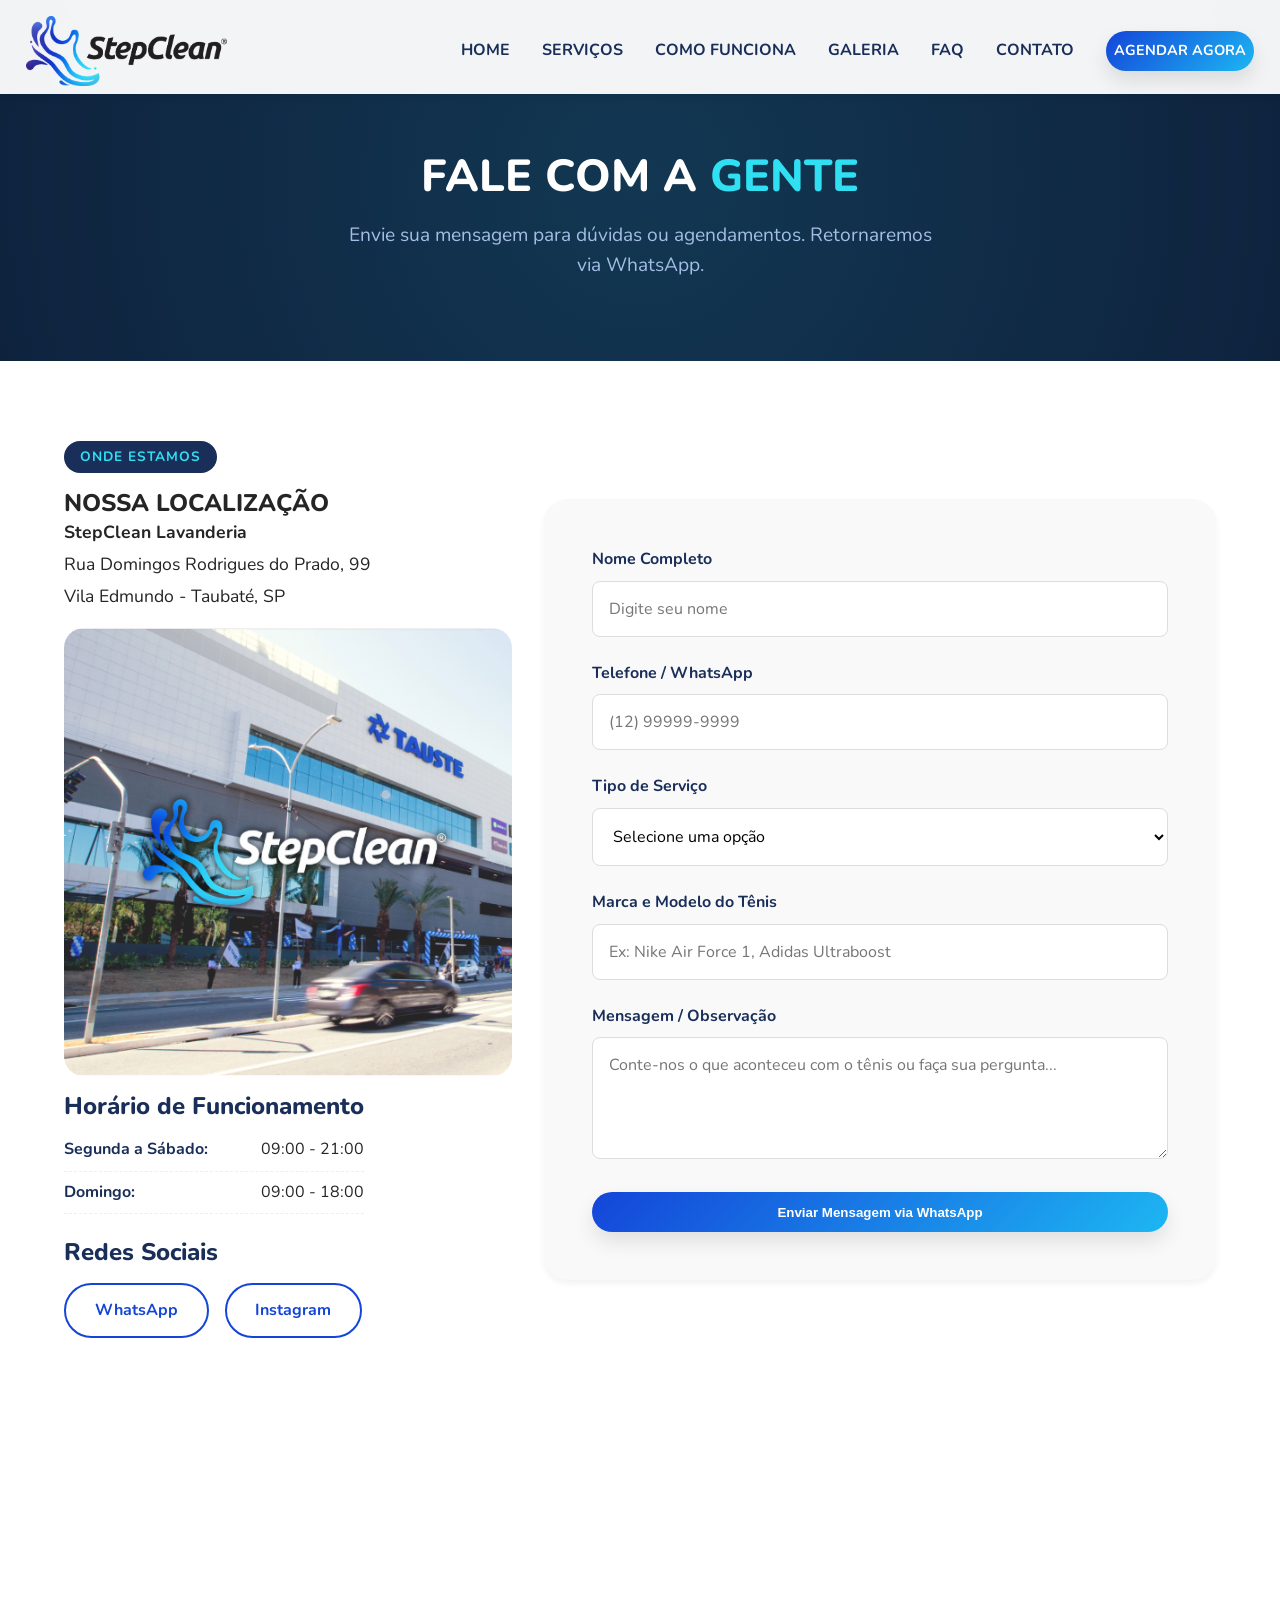
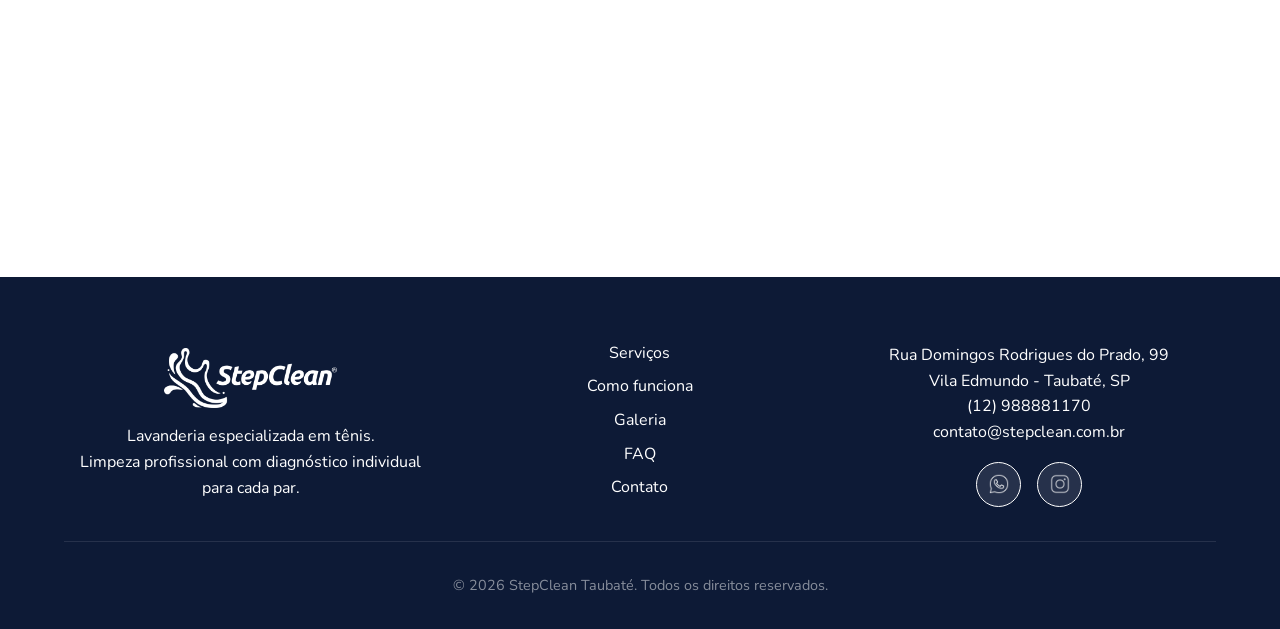
<file: contact.html>
<!DOCTYPE html>
<html lang="pt-br">

<head>
    <meta charset="UTF-8">
    <meta name="viewport" content="width=device-width, initial-scale=1.0">
    <title>Contato | StepClean</title>
    <link rel="preconnect" href="https://fonts.googleapis.com">
    <link rel="preconnect" href="https://fonts.gstatic.com" crossorigin>
    <link href="https://fonts.googleapis.com/css2?family=Nunito:ital,wght@0,200..1000;1,200..1000&display=swap"
        rel="stylesheet">
    <link rel="stylesheet" href="style.css">
    <link rel="shortcut icon" href="./assets/favicon-32x32.png" type="image/x-icon">
    <script src="./components.js"></script>
    <script src="script.js" defer></script>
</head>

<body>
    <main>
        <section class="page-hero">
            <h1>FALE COM A <span>GENTE</span></h1>
            <p>Envie sua mensagem para dúvidas ou agendamentos. Retornaremos via WhatsApp.</p>
        </section>

        <section class="contact-section">

            <div class="contact-grid">

                <div class="contact-info">
                    
                    <div class="info-block">
                        <span class="s-tag">Onde estamos</span>
                        <h2>NOSSA LOCALIZAÇÃO</h2>
                        <p class="address-text">
                            <strong>StepClean Lavanderia</strong><br>
                            Rua Domingos Rodrigues do Prado, 99<br>
                            Vila Edmundo - Taubaté, SP
                        </p>

                        <img src="./assets/step-tauste-local.png" alt="Tauste" class="img-tauste">

                    </div>

                    <div class="info-block">
                        <h3>Horário de Funcionamento</h3>
                        <ul class="hours-list">
                            <li><span>Segunda a Sábado: </span> 09:00 - 21:00</li>
                            <li><span>Domingo: </span>09:00 - 18:00</li>
                        </ul>
                    </div>

                    <div class="info-block">
                        <h3>Redes Sociais</h3>
                        <div class="social-links-contact">
                            <a href="https://api.whatsapp.com/send/?phone=5512988881170" target="_blank"
                                class="btn-outline">WhatsApp</a>
                            <a href="https://www.instagram.com/stepcleantaubate/" target="_blank"
                                class="btn-outline">Instagram</a>
                        </div>
                    </div>
                </div>

                <!-- Formulário -->
                <div class="contact-form-container">
                    <form id="contatoForm" class="styled-form">
                        <div class="form-group">
                            <label for="nome">Nome Completo</label>
                            <input type="text" id="nome" name="nome" required placeholder="Digite seu nome">
                        </div>

                        <div class="form-group">
                            <label for="telefone">Telefone / WhatsApp</label>
                            <input type="tel" id="telefone" name="telefone" required placeholder="(12) 99999-9999">
                        </div>

                        <div class="form-group">
                            <label for="servico">Tipo de Serviço</label>
                            <select id="servico" name="servico" required>
                                <option value="" disabled selected>Selecione uma opção</option>
                                <option value="Lavagem Básica">Lavagem Básica</option>
                                <option value="Limpeza Premium">Limpeza Premium</option>
                                <option value="Restauração">Restauração</option>
                                <option value="Repintura">Repintura</option>
                                <option value="Impermeabilização">Impermeabilização</option>
                                <option value="Dúvida Geral">Apenas tirar dúvida</option>
                            </select>
                        </div>

                        <div class="form-group">
                            <label for="descricao">Marca e Modelo do Tênis</label>
                            <input type="text" id="descricao" name="descricao"
                                placeholder="Ex: Nike Air Force 1, Adidas Ultraboost">
                        </div>

                        <div class="form-group">
                            <label for="mensagem">Mensagem / Observação</label>
                            <textarea id="mensagem" name="mensagem" rows="4"
                                placeholder="Conte-nos o que aconteceu com o tênis ou faça sua pergunta..."></textarea>
                        </div>

                        <button type="submit" class="btn-primary w-100" style="width: 100%;">Enviar Mensagem via
                            WhatsApp</button>
                    </form>
                </div>
            </div>
        </section>

        <!-- Map -->
        <section class="map-section">
            <iframe
                src="https://www.google.com/maps/embed?pb=!1m18!1m12!1m3!1d3674.3415174169724!2d-45.5714777!3d-23.013481!2m3!1f0!2f0!3f0!3m2!1i1024!2i768!4f13.1!3m3!1m2!1s0x94ccf90044924e9b%3A0x26524018f57cccc4!2sStepClean%20Tauste%20Taubat%C3%A9!5e0!3m2!1spt-BR!2sbr!4v1780310740795!5m2!1spt-BR!2sbr"
                width="100%" height="450" style="border:0;" allowfullscreen="" loading="lazy"
                referrerpolicy="no-referrer-when-downgrade">
            </iframe>
        </section>
    </main>
</body>

</html>
</file>
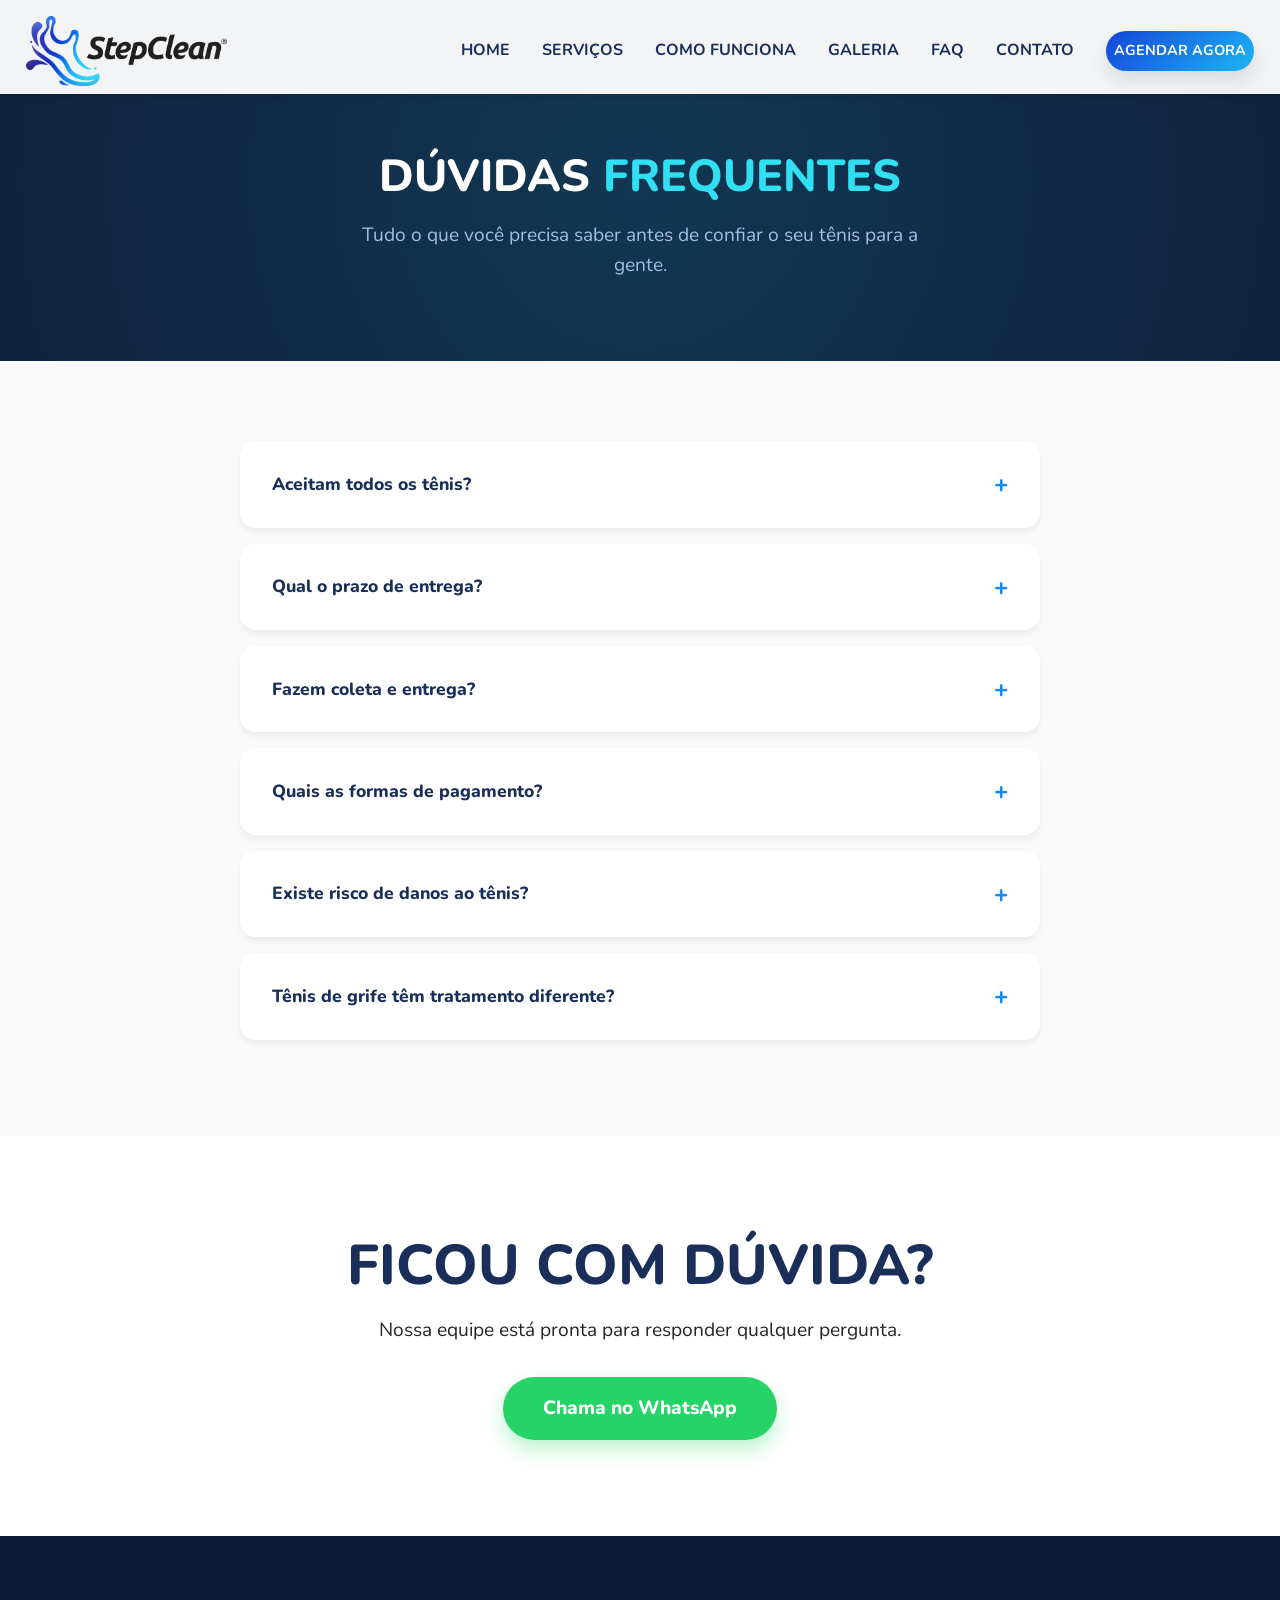
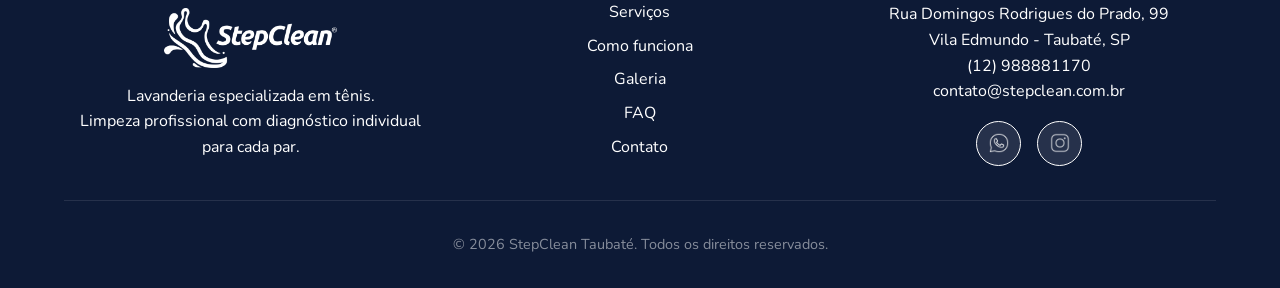
<file: faq.html>
<!DOCTYPE html>
<html lang="pt-br">
<head>
    <meta charset="UTF-8">
    <meta name="viewport" content="width=device-width, initial-scale=1.0">
    <title>FAQ | StepClean</title>
    <link rel="preconnect" href="https://fonts.googleapis.com">
    <link rel="preconnect" href="https://fonts.gstatic.com" crossorigin>
    <link href="https://fonts.googleapis.com/css2?family=Nunito:ital,wght@0,200..1000;1,200..1000&display=swap" rel="stylesheet">
    <link rel="stylesheet" href="style.css">
    <link rel="shortcut icon" href="./assets/favicon-32x32.png" type="image/x-icon">
    <script src="./components.js"></script>
    <script src="script.js" defer></script>
</head>
<body>

    <main>
        <section class="page-hero">
            <h1>DÚVIDAS <span>FREQUENTES</span></h1>
            <p>Tudo o que você precisa saber antes de confiar o seu tênis para a gente.</p>
        </section>

        <section class="faq-section">
            <div class="faq-container">
                <div class="faq-item">
                    <div class="faq-question">
                        <h3>Aceitam todos os tênis?</h3>
                        <span class="faq-icon">+</span>
                    </div>
                    <div class="faq-answer">
                        <p>Sim! Atendemos desde tênis esportivos de corrida e academia, até modelos casuais, edições limitadas e grifes. Cada material recebe o tratamento adequado.</p>
                    </div>
                </div>

                <div class="faq-item">
                    <div class="faq-question">
                        <h3>Qual o prazo de entrega?</h3>
                        <span class="faq-icon">+</span>
                    </div>
                    <div class="faq-answer">
                        <p>Para a Lavagem Básica o prazo médio é de 3 a 5 dias úteis. Para Limpeza Premium ou processos como repintura e restauração, o prazo é de 5 a 15 dias úteis dependendo da complexidade.</p>
                    </div>
                </div>

                <div class="faq-item">
                    <div class="faq-question">
                        <h3>Fazem coleta e entrega?</h3>
                        <span class="faq-icon">+</span>
                    </div>
                    <div class="faq-answer">
                        <p>Sim. Temos o serviço de leva e traz para toda a região de Taubaté. A taxa de deslocamento é calculada com base no seu endereço.</p>
                    </div>
                </div>

                <div class="faq-item">
                    <div class="faq-question">
                        <h3>Quais as formas de pagamento?</h3>
                        <span class="faq-icon">+</span>
                    </div>
                    <div class="faq-answer">
                        <p>Aceitamos Pix, Cartão de Crédito e Débito. O pagamento pode ser feito no momento da devolução do tênis ou via link de pagamento online.</p>
                    </div>
                </div>

                <div class="faq-item">
                    <div class="faq-question">
                        <h3>Existe risco de danos ao tênis?</h3>
                        <span class="faq-icon">+</span>
                    </div>
                    <div class="faq-answer">
                        <p>Não. Nosso processo começa sempre com um diagnóstico do material. Utilizamos produtos premium que limpam sem agredir, preservando as cores e texturas originais.</p>
                    </div>
                </div>

                <div class="faq-item">
                    <div class="faq-question">
                        <h3>Tênis de grife têm tratamento diferente?</h3>
                        <span class="faq-icon">+</span>
                    </div>
                    <div class="faq-answer">
                        <p>Sim. Tênis de alto valor agregado (como Balenciaga, Gucci, Off-White) ou vintage recebem um protocolo artesanal 100% manual, garantindo que detalhes delicados não sejam comprometidos.</p>
                    </div>
                </div>
            </div>
        </section>

        <section class="cta-end">
            <h2>FICOU COM DÚVIDA?</h2>
            <p>Nossa equipe está pronta para responder qualquer pergunta.</p>
            <a href="https://api.whatsapp.com/send/?phone=5512988881170" target="_blank" rel="noopener" class="btn-cta-wpp">
                Chama no WhatsApp
            </a>
        </section>
    </main>

</body>
</html>
</file>
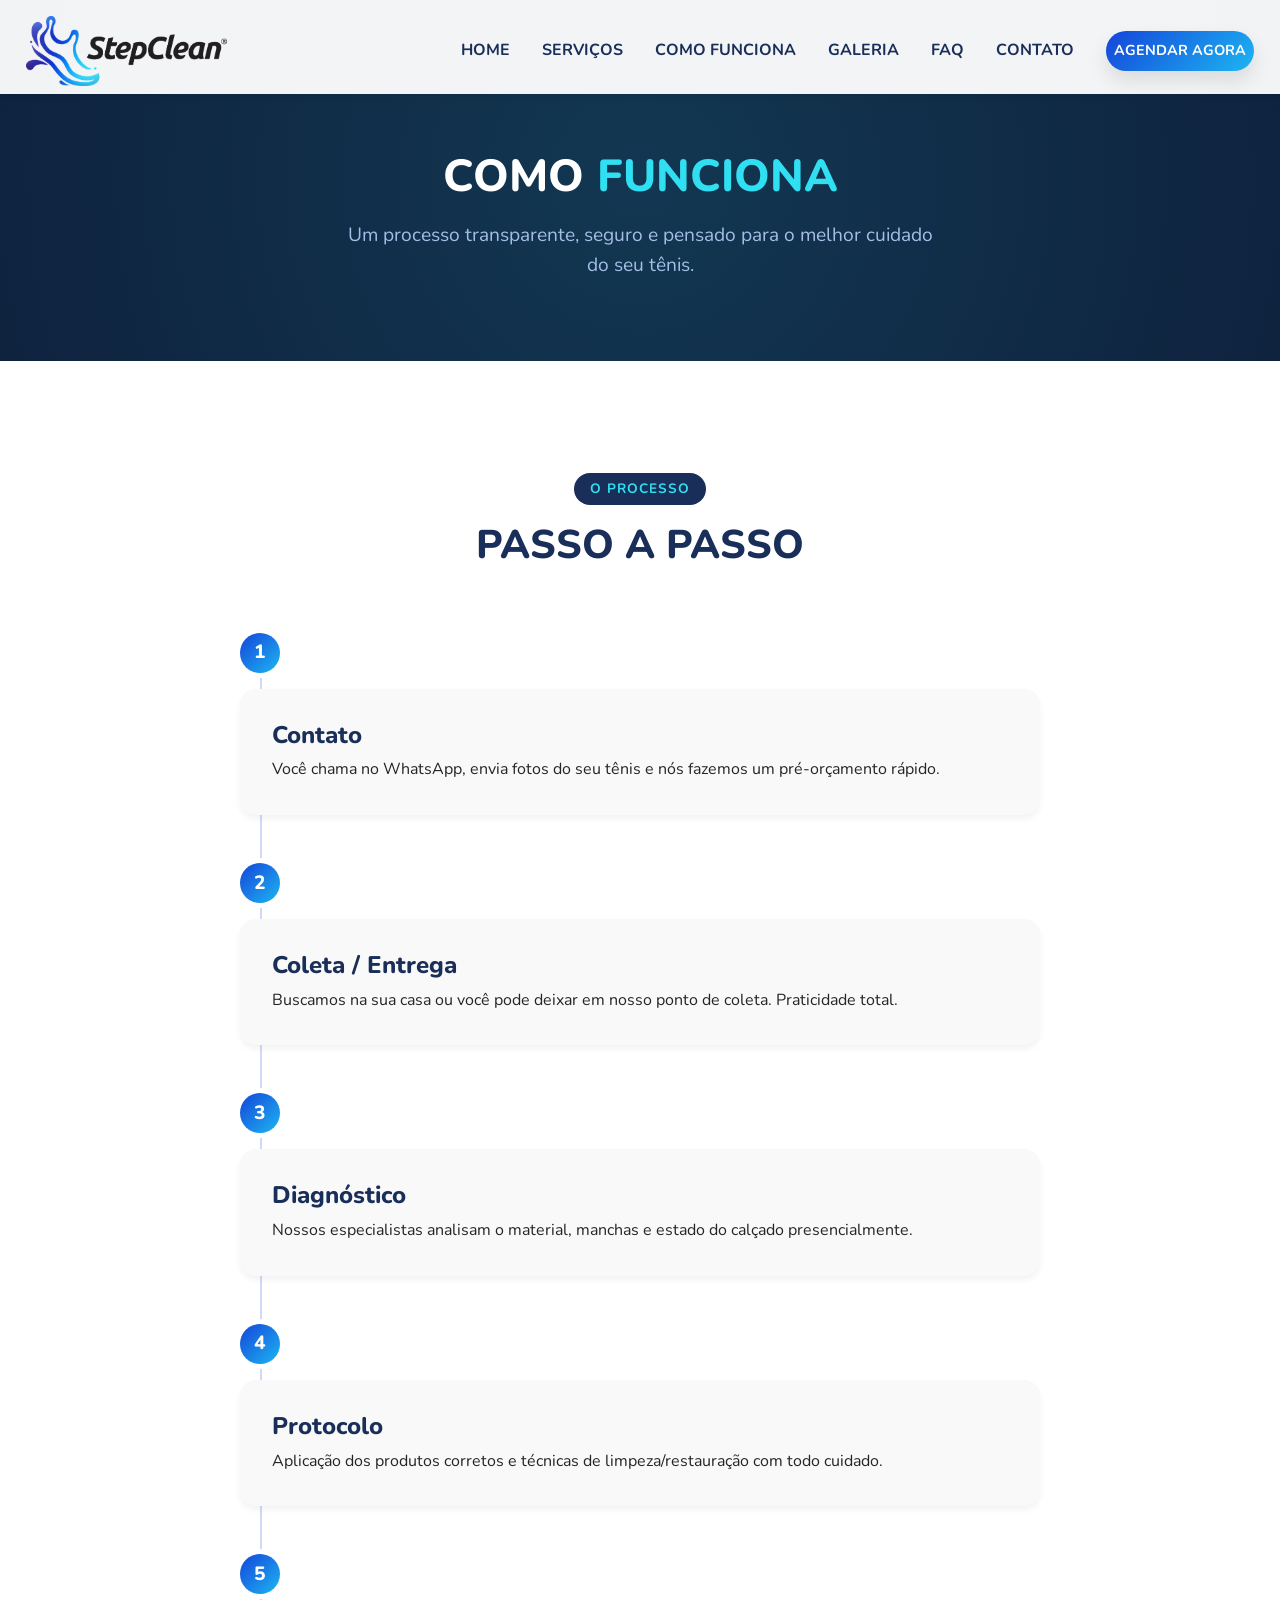
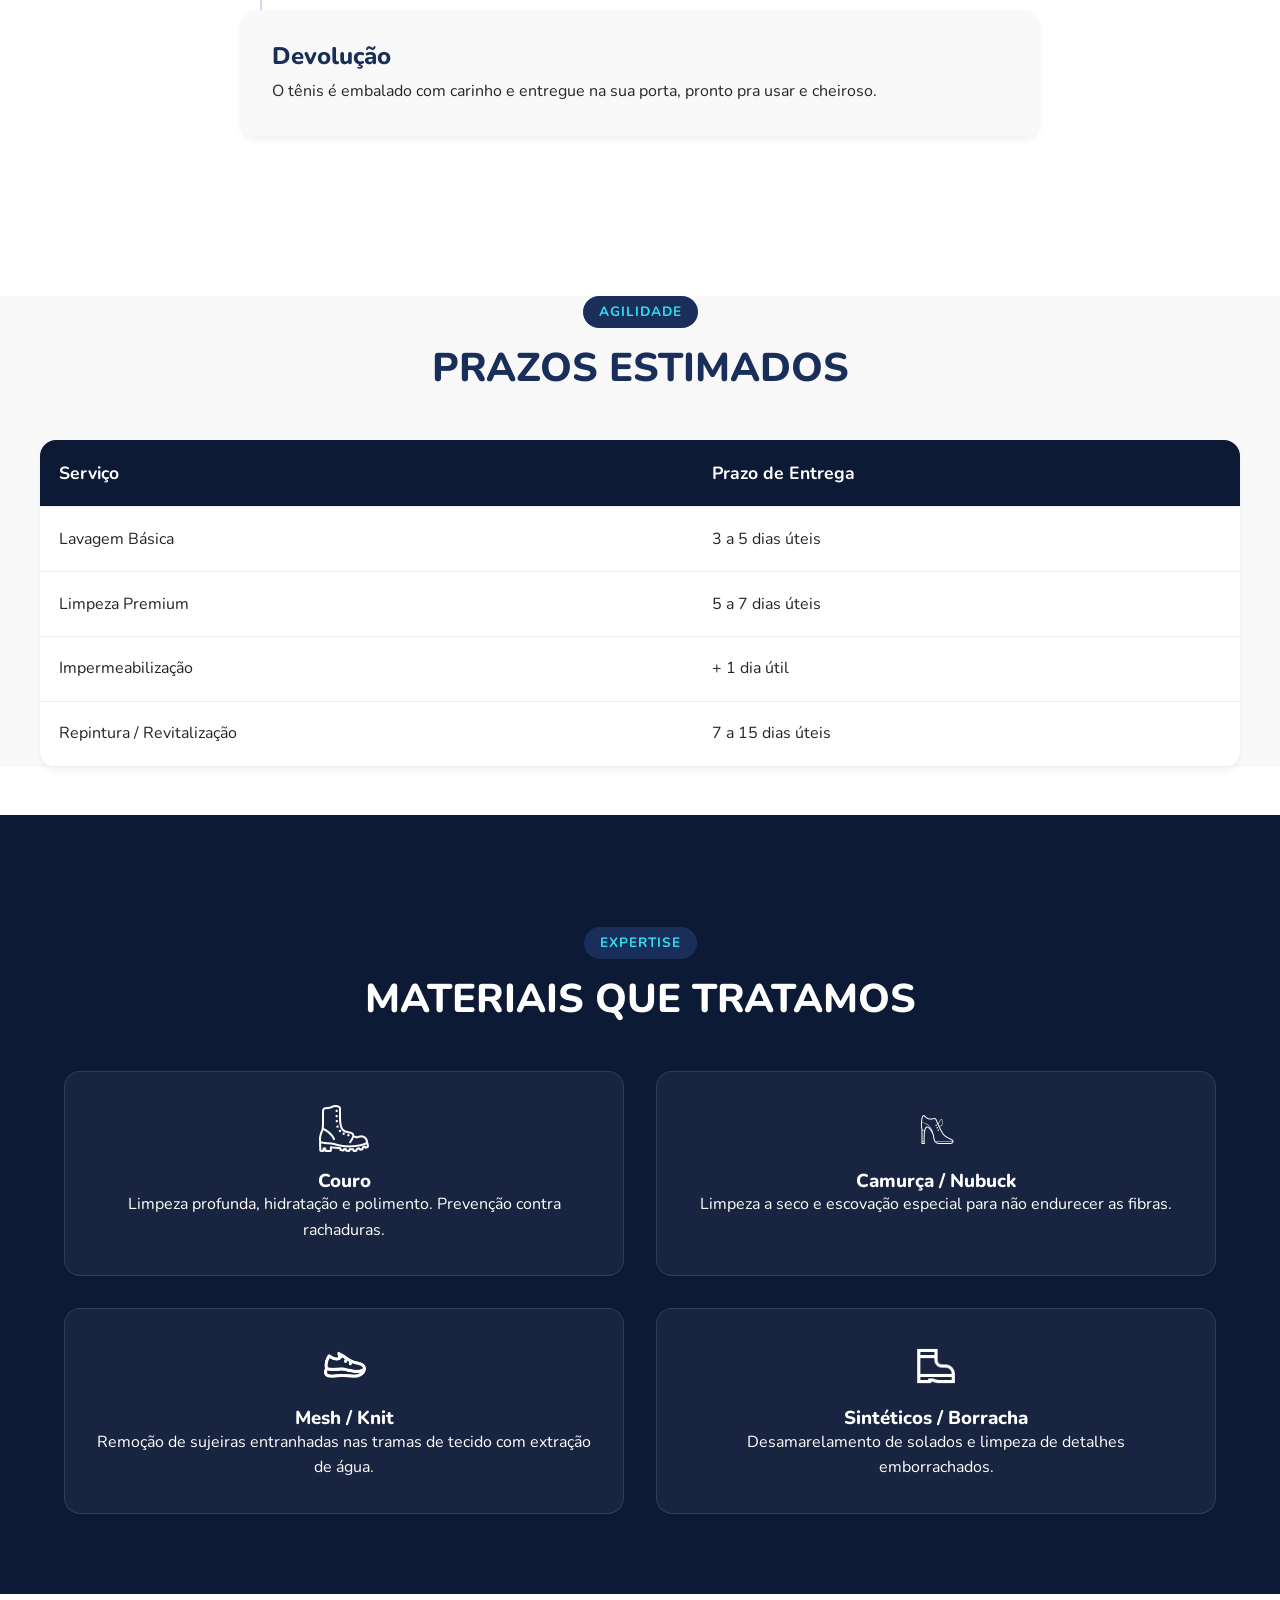
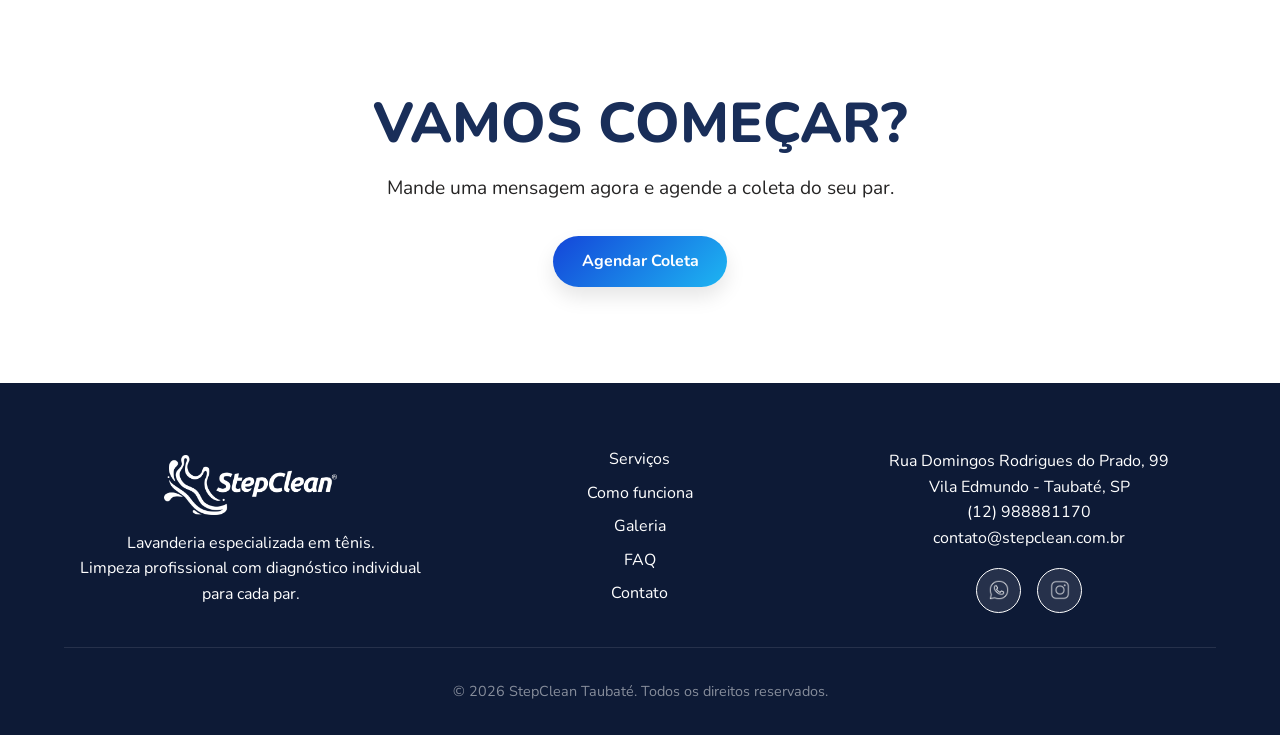
<file: how-works.html>
<!DOCTYPE html>
<html lang="pt-br">
<head>
    <meta charset="UTF-8">
    <meta name="viewport" content="width=device-width, initial-scale=1.0">
    <title>Como Funciona | StepClean</title>
    <link rel="preconnect" href="https://fonts.googleapis.com">
    <link rel="preconnect" href="https://fonts.gstatic.com" crossorigin>
    <link href="https://fonts.googleapis.com/css2?family=Nunito:ital,wght@0,200..1000;1,200..1000&display=swap" rel="stylesheet">
    <link rel="stylesheet" href="style.css">
    <link rel="shortcut icon" href="./assets/favicon-32x32.png" type="image/x-icon">
    <script src="./components.js"></script>
    <script src="script.js" defer></script>
</head>
<body>

    <main>

        <section class="page-hero">
            <h1>COMO <span>FUNCIONA</span></h1>
            <p>Um processo transparente, seguro e pensado para o melhor cuidado do seu tênis.</p>
        </section>

        <section class="timeline-section">

            <div class="center">
                <span class="s-tag">O Processo</span>
                <h2>PASSO A PASSO</h2>
            </div>
            
            <div class="timeline">
                <div class="timeline-item">
                    <div class="timeline-number">1</div>
                    <div class="timeline-content">
                        <h3>Contato</h3>
                        <p>Você chama no WhatsApp, envia fotos do seu tênis e nós fazemos um pré-orçamento rápido.</p>
                    </div>
                </div>
                
                <div class="timeline-item">
                    <div class="timeline-number">2</div>
                    <div class="timeline-content">
                        <h3>Coleta / Entrega</h3>
                        <p>Buscamos na sua casa ou você pode deixar em nosso ponto de coleta. Praticidade total.</p>
                    </div>
                </div>
                
                <div class="timeline-item">
                    <div class="timeline-number">3</div>
                    <div class="timeline-content">
                        <h3>Diagnóstico</h3>
                        <p>Nossos especialistas analisam o material, manchas e estado do calçado presencialmente.</p>
                    </div>
                </div>
                
                <div class="timeline-item">
                    <div class="timeline-number">4</div>
                    <div class="timeline-content">
                        <h3>Protocolo</h3>
                        <p>Aplicação dos produtos corretos e técnicas de limpeza/restauração com todo cuidado.</p>
                    </div>
                </div>
                
                <div class="timeline-item">
                    <div class="timeline-number">5</div>
                    <div class="timeline-content">
                        <h3>Devolução</h3>
                        <p>O tênis é embalado com carinho e entregue na sua porta, pronto pra usar e cheiroso.</p>
                    </div>
                </div>
            </div>
        </section>

        <section class="deadlines-section bg-light">
            <div class="center">
                <span class="s-tag">Agilidade</span>
                <h2>PRAZOS ESTIMADOS</h2>
            </div>
            
            <div class="table-container">
                <table class="styled-table">
                    <thead>
                        <tr>
                            <th>Serviço</th>
                            <th>Prazo de Entrega</th>
                        </tr>
                    </thead>
                    <tbody>
                        <tr>
                            <td>Lavagem Básica</td>
                            <td>3 a 5 dias úteis</td>
                        </tr>
                        <tr>
                            <td>Limpeza Premium</td>
                            <td>5 a 7 dias úteis</td>
                        </tr>
                        <tr>
                            <td>Impermeabilização</td>
                            <td>+ 1 dia útil</td>
                        </tr>
                        <tr>
                            <td>Repintura / Revitalização</td>
                            <td>7 a 15 dias úteis</td>
                        </tr>
                    </tbody>
                </table>
            </div>
        </section>

        <section class="materials-section">
            <div class="center">
                <span class="s-tag">Expertise</span>
                <h2>MATERIAIS QUE TRATAMOS</h2>
            </div>
            
            <div class="materials-grid">
                <div class="material-card">
                    <div class="material-icon">
                        <img src="./assets/icon-boot.png" alt="">
                    </div>
                    <h3>Couro</h3>
                    <p>Limpeza profunda, hidratação e polimento. Prevenção contra rachaduras.</p>
                </div>
                
                <div class="material-card">
                    <div class="material-icon">
                        <img src="./assets/icon-camu.png" alt="">
                    </div>
                    <h3>Camurça / Nubuck</h3>
                    <p>Limpeza a seco e escovação especial para não endurecer as fibras.</p>
                </div>
                
                <div class="material-card">
                    <div class="material-icon">
                        <img src="./assets/icon-mesh.png" alt="">
                    </div>
                    <h3>Mesh / Knit</h3>
                    <p>Remoção de sujeiras entranhadas nas tramas de tecido com extração de água.</p>
                </div>
                
                <div class="material-card">
                    <div class="material-icon">
                        <img src="./assets/icon-sint.png" alt="">
                    </div>
                    <h3>Sintéticos / Borracha</h3>
                    <p>Desamarelamento de solados e limpeza de detalhes emborrachados.</p>
                </div>
            </div>
        </section>

        <section class="cta-end">
            <h2>VAMOS COMEÇAR?</h2>
            <p>Mande uma mensagem agora e agende a coleta do seu par.</p>
            <a href="./contact.html" class="btn-primary">Agendar Coleta</a>
        </section>
    </main>

</body>
</html>
</file>
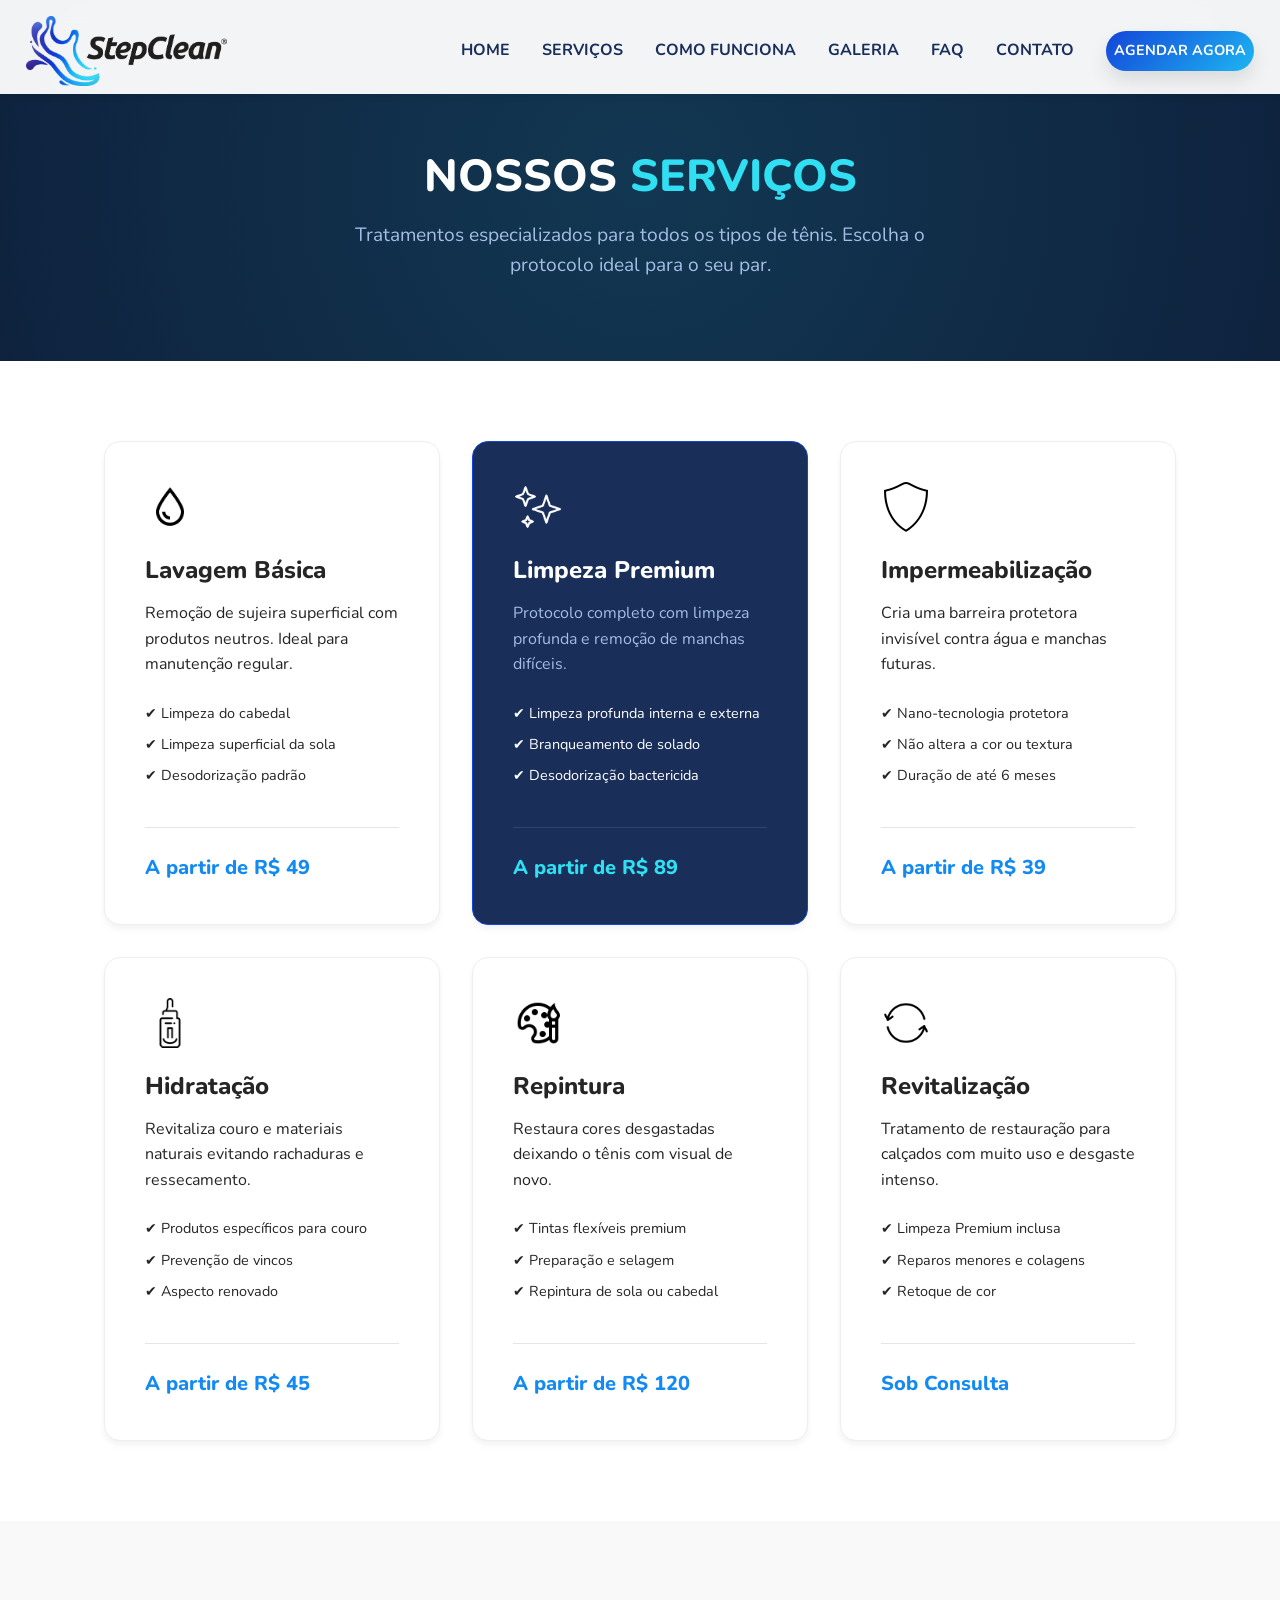
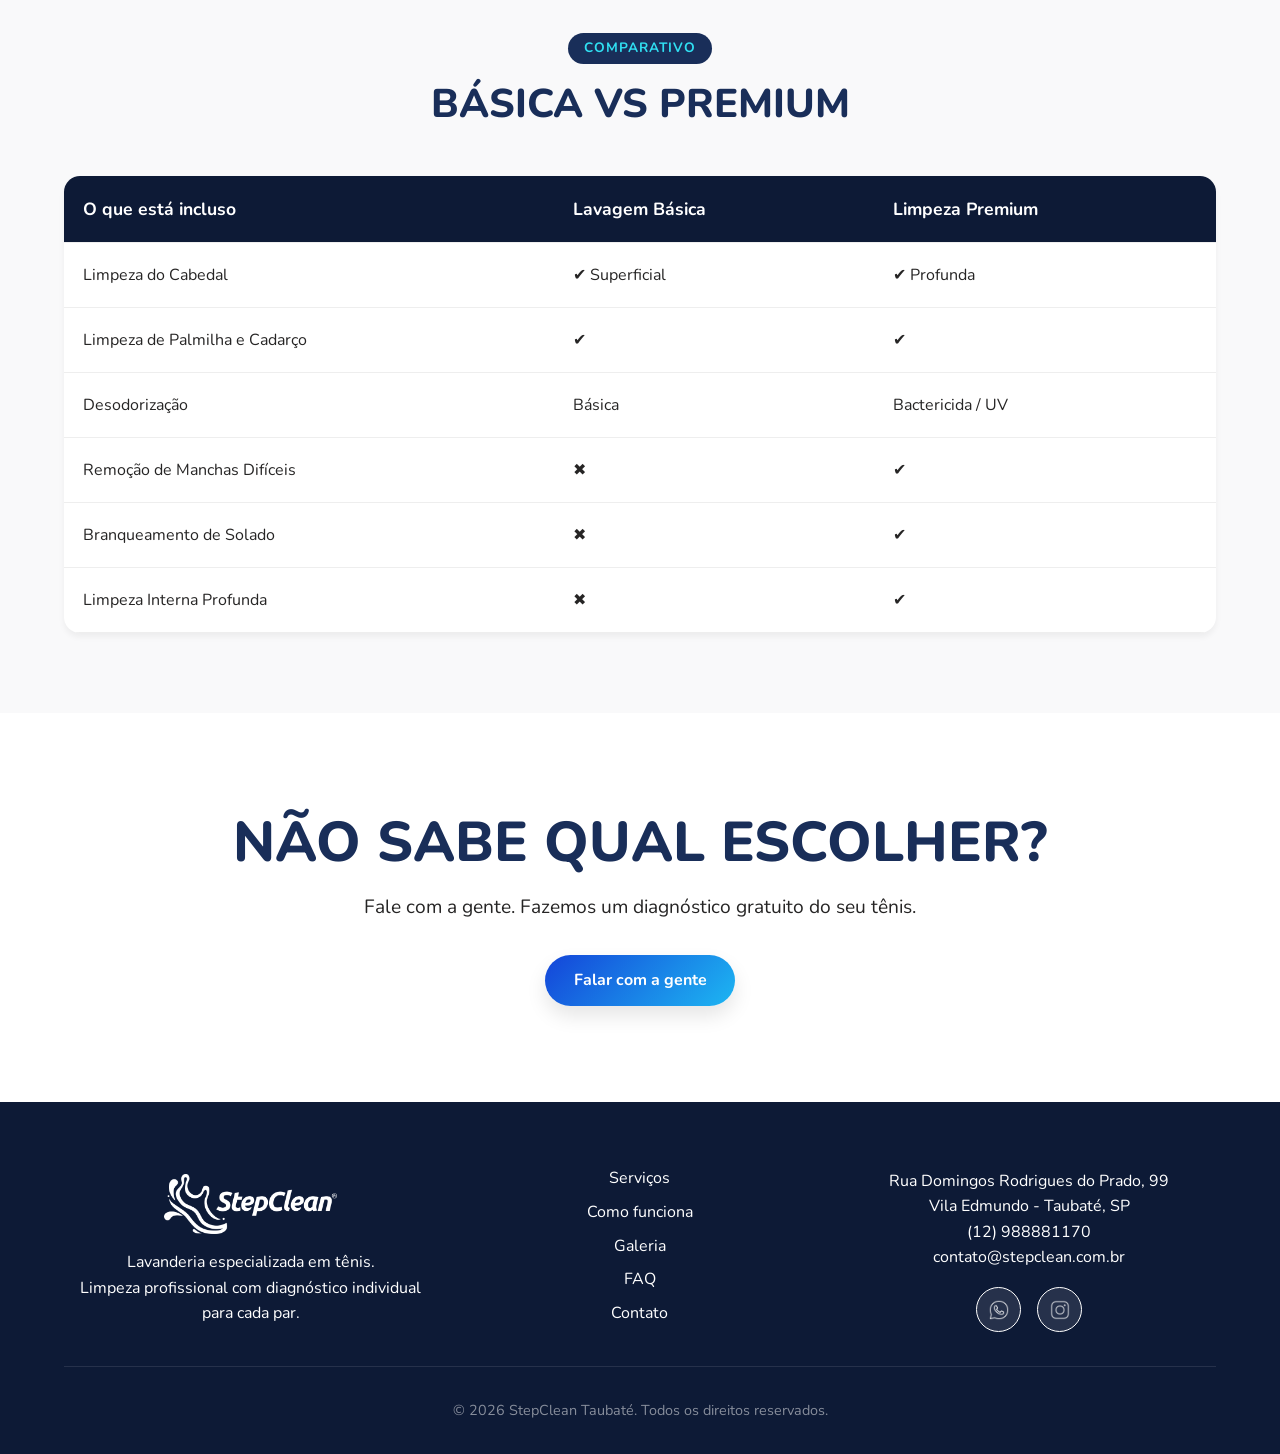
<file: services.html>
<!DOCTYPE html>
<html lang="pt-br">
<head>
    <meta charset="UTF-8">
    <meta name="viewport" content="width=device-width, initial-scale=1.0">
    <title>Serviços | StepClean</title>
    <link rel="preconnect" href="https://fonts.googleapis.com">
    <link rel="preconnect" href="https://fonts.gstatic.com" crossorigin>
    <link href="https://fonts.googleapis.com/css2?family=Nunito:ital,wght@0,200..1000;1,200..1000&display=swap" rel="stylesheet">
    <link rel="stylesheet" href="style.css">
    <link rel="shortcut icon" href="./assets/favicon-32x32.png" type="image/x-icon">
    <script src="script.js" defer></script>
    <script src="./components.js"></script>
</head>
<body>

    <main>
        <section class="page-hero">
            <h1>NOSSOS <span>SERVIÇOS</span></h1>
            <p>Tratamentos especializados para todos os tipos de tênis. Escolha o protocolo ideal para o seu par.</p>
        </section>

        <section class="services-container">

            <div class="services-cards">

                <div class="service-card">

                    <div class="service-icon"><img src="./assets/icon-basic.png" alt=""></div>
                    <h3>Lavagem Básica</h3>
                    <p>Remoção de sujeira superficial com produtos neutros. Ideal para manutenção regular.</p>
                    <ul>
                        <li>✔ Limpeza do cabedal</li>
                        <li>✔ Limpeza superficial da sola</li>
                        <li>✔ Desodorização padrão</li>
                    </ul>
                    <div class="price">A partir de R$ 49</div>
                </div>

                <div class="service-card premium">
                    <div class="service-icon"><img src="./assets/icon-prem.png" alt=""></div>
                    <h3>Limpeza Premium</h3>
                    <p>Protocolo completo com limpeza profunda e remoção de manchas difíceis.</p>
                    <ul>
                        <li>✔ Limpeza profunda interna e externa</li>
                        <li>✔ Branqueamento de solado</li>
                        <li>✔ Desodorização bactericida</li>
                    </ul>
                    <div class="price">A partir de R$ 89</div>
                </div>

                <div class="service-card">
                    <div class="service-icon"><img src="./assets/icon-shield.png" alt=""></div>
                    <h3>Impermeabilização</h3>
                    <p>Cria uma barreira protetora invisível contra água e manchas futuras.</p>
                    <ul>
                        <li>✔ Nano-tecnologia protetora</li>
                        <li>✔ Não altera a cor ou textura</li>
                        <li>✔ Duração de até 6 meses</li>
                    </ul>
                    <div class="price">A partir de R$ 39</div>
                </div>

                <div class="service-card">
                    <div class="service-icon"><img src="./assets/icon-hidr.png" alt=""></div>
                    <h3>Hidratação</h3>
                    <p>Revitaliza couro e materiais naturais evitando rachaduras e ressecamento.</p>
                    <ul>
                        <li>✔ Produtos específicos para couro</li>
                        <li>✔ Prevenção de vincos</li>
                        <li>✔ Aspecto renovado</li>
                    </ul>
                    <div class="price">A partir de R$ 45</div>
                </div>

                <div class="service-card">
                    <div class="service-icon"><img src="./assets/icon-paint.png" alt=""></div>
                    <h3>Repintura</h3>
                    <p>Restaura cores desgastadas deixando o tênis com visual de novo.</p>
                    <ul>
                        <li>✔ Tintas flexíveis premium</li>
                        <li>✔ Preparação e selagem</li>
                        <li>✔ Repintura de sola ou cabedal</li>
                    </ul>
                    <div class="price">A partir de R$ 120</div>
                </div>

                <div class="service-card">
                    <div class="service-icon"><img src="./assets/icon-revita.png" alt=""></div>
                    <h3>Revitalização</h3>
                    <p>Tratamento de restauração para calçados com muito uso e desgaste intenso.</p>
                    <ul>
                        <li>✔ Limpeza Premium inclusa</li>
                        <li>✔ Reparos menores e colagens</li>
                        <li>✔ Retoque de cor</li>
                    </ul>
                    <div class="price">Sob Consulta</div>
                </div>
            </div>
        </section>

        <section class="comparison-section">
            <div class="center comparison">
                <span class="s-tag">Comparativo</span>
                <h2>BÁSICA VS PREMIUM</h2>
            </div>
            
            <div class="table-container">
                <table class="styled-table">
                    <thead>
                        <tr>
                            <th>O que está incluso</th>
                            <th>Lavagem Básica</th>
                            <th>Limpeza Premium</th>
                        </tr>
                    </thead>
                    <tbody>
                        <tr>
                            <td>Limpeza do Cabedal</td>
                            <td>✔ Superficial</td>
                            <td>✔ Profunda</td>
                        </tr>
                        <tr>
                            <td>Limpeza de Palmilha e Cadarço</td>
                            <td>✔</td>
                            <td>✔</td>
                        </tr>
                        <tr>
                            <td>Desodorização</td>
                            <td>Básica</td>
                            <td>Bactericida / UV</td>
                        </tr>
                        <tr>
                            <td>Remoção de Manchas Difíceis</td>
                            <td>✖</td>
                            <td>✔</td>
                        </tr>
                        <tr>
                            <td>Branqueamento de Solado</td>
                            <td>✖</td>
                            <td>✔</td>
                        </tr>
                        <tr>
                            <td>Limpeza Interna Profunda</td>
                            <td>✖</td>
                            <td>✔</td>
                        </tr>
                    </tbody>
                </table>
            </div>
        </section>

        <section class="cta-end">
            <h2>NÃO SABE QUAL ESCOLHER?</h2>
            <p>Fale com a gente. Fazemos um diagnóstico gratuito do seu tênis.</p>
            <a href="./contact.html" class="btn-primary">Falar com a gente</a>
        </section>
    </main>

</body>
</html>
</file>
<file: style.css>
@import url('https://fonts.googleapis.com/css2?family=Nunito:ital,wght@0,200..1000;1,200..1000&display=swap');

:root {

    --blue-1: #1445D9;
    --blue-2: #1154D9;
    --blue-3: #138AF2;
    --blue-4: #1DB6F2;

    --accent: #30DFF2;

    --white: #ffffff;
    --bg-dark: #192E59;
    --bg-darker: #0d1a36;
    --text-dark: #262525;
    --text-muted: #a4bde6;

    --font-main: 'Nunito', sans-serif;

    --grad-primary: linear-gradient(135deg, var(--blue-1) 0%, var(--blue-4) 100%);
    --grad-glow: radial-gradient(circle, rgba(48, 223, 242, 0.15) 0%, rgba(29, 182, 242, 0) 70%);

    --max-width: 1200px;
    --radius-sm: 8px;
    --radius-md: 16px;
    --radius-lg: 24px;
    --transition: all 0.3s cubic-bezier(0.16, 1, 0.3, 1);
    --shadow-sm: 0 4px 6px rgba(0, 0, 0, 0.05);
    --shadow-md: 0 10px 20px rgba(0, 0, 0, 0.1);
    --shadow-glow: 0 0 20px rgba(48, 223, 242, 0.3);
}

* {
    margin: 0;
    padding: 0;
    box-sizing: border-box;
}

::-webkit-scrollbar {
    width: 12px;
    height: 12px;
}

::-webkit-scrollbar-track {
    background: var(--white);
    border-radius: 10px;
}

::-webkit-scrollbar-thumb {
    background: var(--bg-darker);
    border-radius: 10px;
}

::-webkit-scrollbar-thumb:hover {
    background: var(--bg-dark);
}

html {
    scroll-behavior: smooth;
}

body {
    font-family: var(--font-main);
    background-color: var(--white);
    color: var(--text-dark);
    line-height: 1.6;
    overflow-x: hidden;
}

img {
    max-width: 100%;
    height: auto;
    display: block;
}

a {
    text-decoration: none;
    color: inherit;
}

ul {
    list-style: none;
}

.center {
    text-align: center;
    margin-top: 2rem;
}

/*Typography*/

h1,
h2,
h3,
h4,
h5,
h6 {
    line-height: 1.2;
    font-weight: 800;
}

.s-tag {
    display: inline-block;
    color: var(--accent);
    background: var(--bg-dark);
    padding: 0.3rem 1rem;
    border-radius: 50px;
    font-weight: 700;
    font-size: 0.85rem;
    text-transform: uppercase;
    letter-spacing: 1px;
    margin-bottom: 1rem;
}

.s-hed {
    font-size: 3rem;
    color: var(--bg-dark);
    margin-bottom: 1rem;
}

.s-hed span {
    color: var(--blue-3);
}

.s-body {
    font-size: 1.1rem;
    color: var(--text-dark);
    max-width: 500px;
}

/*Buttons*/

.btn-primary {
    display: inline-flex;
    align-items: center;
    justify-content: center;
    background: var(--grad-primary);
    color: var(--white);
    padding: 0.8rem 1.8rem;
    border-radius: 50px;
    font-weight: 700;
    transition: var(--transition);
    border: none;
    cursor: pointer;
    box-shadow: var(--shadow-md);
}

.btn-primary:hover {
    transform: translateY(-2px);
    box-shadow: var(--shadow-glow);
}

.btn-outline {
    display: inline-flex;
    align-items: center;
    justify-content: center;
    background: transparent;
    color: var(--blue-1);
    padding: 0.8rem 1.8rem;
    border-radius: 50px;
    font-weight: 700;
    border: 2px solid var(--blue-1);
    transition: var(--transition);
    cursor: pointer;
}

.btn-outline:hover {
    background: var(--blue-1);
    color: var(--white);
    transform: translateY(-2px);
}

/*Header & Nav*/

header {
    position: fixed;
    top: 0;
    left: 0;
    width: 100%;
    background: rgba(255, 255, 255, 0.95);
    backdrop-filter: blur(10px);
    display: flex;
    justify-content: space-between;
    align-items: center;
    padding: 1rem 5%;
    z-index: 1000;
    box-shadow: var(--shadow-sm);
    transition: var(--transition);
}

.logo-btn-container {
    display: flex;
    align-items: center;
    justify-content: space-between;
    width: 100%;
}

.logo-header {
    height: 50px;
}

.nav-links {
    display: flex;
    flex-direction: column;
    justify-content: center;
    align-items: center;
    position: fixed;
    top: 70px;
    left: -100%;
    width: 100%;
    height: calc(100vh - 70px);
    background: var(--white);
    gap: 2rem;
    transition: var(--transition);
}

.nav-links.active {
    left: 0;
}

.link {
    font-weight: 700;
    font-size: 1rem;
    color: var(--bg-dark);
    transition: var(--transition);
    position: relative;
}

.link::after {
    content: '';
    position: absolute;
    bottom: -4px;
    left: 0;
    width: 0;
    height: 2px;
    background: var(--accent);
    transition: var(--transition);
}

.link:hover {
    color: var(--blue-3);
}

.link:hover::after {
    width: 100%;
}

.mobile-menu-btn {
    background: none;
    border: none;
    cursor: pointer;
}

.icon-menu,
.icon-close {
    width: 45px;
}

.icon-close {
    display: none;
}

/*Hero Section*/

.hero {
    padding: 120px 5% 60px;
    display: flex;
    flex-direction: column;
    align-items: center;
    background: var(--white);
    position: relative;
    overflow: hidden;
}

.hero::before {
    content: '';
    position: absolute;
    top: 0;
    left: 0;
    width: 100%;
    height: 100%;
    background: url(./assets/bg-hero.png) center/cover no-repeat;
    opacity: 0.15;
    z-index: 0;
}

.hero-text {
    display: flex;
    flex-direction: column;
    gap: 1.5rem;
    justify-content: center;
}

.hero-tag {
    display: inline-block;
    color: var(--accent);
    background: var(--bg-dark);
    padding: 0.3rem 1rem;
    border-radius: 50px;
    font-weight: 700;
    font-size: 0.85rem;
    text-transform: uppercase;
    letter-spacing: 1px;
}

.hero-text h1 {
    font-size: 2.8rem;
    color: var(--bg-dark);
}

.hero-text h1 em {
    font-style: normal;
    color: var(--blue-3);
    position: relative;
    display: inline-block;
}

.hero-desc {
    font-size: 1.2rem;
    color: var(--text-dark);
    max-width: 450px;
}

.hero-btns {
    display: flex;
    gap: 1rem;
}

#hero-canvas {
    display: none;
}

/*Marquee*/

.big-text-wrapper {
    background: var(--bg-dark);
    padding: 1.5rem 0;
    overflow: hidden;
    position: relative;
    border-top: 4px solid var(--accent);
    border-bottom: 4px solid var(--accent);
}

.marquee-container {
    display: flex;
    white-space: nowrap;
    animation: marquee 20s linear infinite;
}

.marquee-container span {
    font-size: 2rem;
    font-weight: 800;
    color: var(--white);
    margin-right: 2rem;
    text-transform: uppercase;
}

.marquee-container span:nth-child(even) {
    color: var(--accent);
}

@keyframes marquee {
    0% {
        transform: translateX(0);
    }

    100% {
        transform: translateX(-50%);
    }
}

/*History Sections (Journey)*/

.history-wrapper {
    display: flex;
    flex-direction: column;
    align-items: center;
    gap: 4rem;
    padding: 5rem 0;
}

.history-section {
    display: flex;
    flex-direction: column;
    align-items: center;
    gap: 4rem;
    padding: 0 5%;
    max-width: var(--max-width);
    margin: 0 auto;
}

.history-text-container h2,
.history-text-container p {
    text-align: center;
}

.history-text-container {
    display: flex;
    flex-direction: column;
    align-items: center;
}

.sneakers-history-img-container {
    border-radius: var(--radius-lg);
    overflow: hidden;
    box-shadow: var(--shadow-md);
    position: relative;
}

.sneakers-history-img-container::after {
    content: '';
    position: absolute;
    inset: 0;
    background: var(--grad-primary);
    opacity: 0.1;
    pointer-events: none;
}

.sneakers-history-img-container img {
    width: 100%;
    height: 100%;
    object-fit: cover;
    transition: var(--transition);
}

.sneakers-history-img-container:hover img {
    transform: scale(1.05);
}

/*Why choose us?*/

.why {
    padding: 5rem 5%;
    background: var(--bg-darker);
    color: var(--white);
}

.why-grid {
    display: grid;
    grid-template-columns: 1fr;
    gap: 4rem;
    max-width: var(--max-width);
    margin: 0 auto;
    align-items: center;
}

.why-text h2 {
    font-size: 3rem;
    margin-bottom: 1.5rem;
}

.why-text h2 em {
    color: var(--accent);
    font-style: normal;
}

.why-text p {
    color: var(--text-muted);
    font-size: 1.1rem;
}

.why a {
    margin-top: 3rem;
}

.differences {
    display: grid;
    grid-template-columns: 1fr 1fr;
    gap: 2rem;
}

.differential {
    background: rgba(255, 255, 255, 0.05);
    padding: 2rem;
    border-radius: var(--radius-md);
    border: 1px solid rgba(255, 255, 255, 0.1);
    transition: var(--transition);
}

.differential:hover {
    transform: translateY(-5px);
    background: rgba(255, 255, 255, 0.1);
    border-color: var(--accent);
}

.differential-icon-container img {
    width: 3.125rem;
    height: 3.125rem;
    margin-bottom: 1rem;
}

.differential h4 {
    font-size: 1.2rem;
    margin-bottom: 0.5rem;
    color: var(--white);
}

.differential p {
    font-size: 0.9rem;
    color: var(--text-muted);
}

/*Gallery Preview*/

.gallery-preview {
    padding: 5rem 5%;
    max-width: var(--max-width);
    margin: 0 auto;
}

.gallery-preview h2 {
    font-size: 3rem;
    color: var(--bg-dark);
    margin-bottom: 3rem;
}

.gallery-grid-home {
    display: grid;
    grid-template-columns: 1fr 1fr;
    gap: 2rem;
    margin-bottom: 3rem;
}

.gallery-card {
    position: relative;
    border-radius: var(--radius-md);
    overflow: hidden;
    aspect-ratio: 4/5;
    background: #eee;
    display: flex;
    align-items: center;
    justify-content: center;
    cursor: pointer;
    background-size: cover;
    background-position: center;
    box-shadow: var(--shadow-sm);
}

.gallery-card:nth-child(1) {
    background-image: url('./assets/exemp-reais/adulto7.jpg');
}

.gallery-card:nth-child(2) {
    background-image: url('./assets/exemp-reais/kids1.jpg');
}

.gallery-card:nth-child(3) {
    background-image: url('./assets/exemp-reais/camurca1.jpg');
}

.gallery-card:nth-child(4) {
    background-image: url('./assets/exemp-reais/pint1.jpg');
}

.gallery-overlay-home {
    position: absolute;
    inset: 0;
    background: rgba(25, 46, 89, 0.8);
    display: flex;
    align-items: center;
    justify-content: center;
    opacity: 0;
    transition: var(--transition);
}

.gallery-card:hover .gallery-overlay-home {
    opacity: 1;
}

.gallery-overlay-home span {
    font-size: .7rem;
    color: var(--white);
    font-weight: 500;
    padding: 0.2rem;
    transform: translateY(20px);
    transition: var(--transition);
}

.gallery-card:hover .gallery-overlay-home span {
    transform: translateY(0);
}

/*Testimonials*/

.testimonials {
    padding: 5rem 5%;
    background: var(--bg-dark);
    color: var(--white);
    text-align: center;
}

.testimonials h2 {
    font-size: 3rem;
    margin-bottom: 4rem;
}

.testimonials-grid {
    display: grid;
    grid-template-columns: 1fr;
    gap: 2rem;
    max-width: var(--max-width);
    margin: 0 auto;
    text-align: left;
}

.testimonials-card {
    background: rgba(255, 255, 255, 0.05);
    padding: 2.5rem;
    border-radius: var(--radius-md);
    border: 1px solid rgba(255, 255, 255, 0.1);
    display: flex;
    flex-direction: column;
    align-items: flex-start;
    justify-content: space-between;
    gap: 1.5rem;
}

.stars {
    color: var(--accent);
    font-size: 1.2rem;
}

.testimonials-card blockquote {
    font-size: 1.1rem;
    font-style: italic;
    color: var(--text-muted);
    line-height: 1.6;
}

.testimonials-author {
    display: flex;
    align-items: center;
    gap: 1rem;
    border-top: 1px solid rgba(255, 255, 255, 0.1);
    padding-top: 1.5rem;
}

.avatar {
    width: 50px;
    height: 50px;
    border-radius: 50%;
    background: var(--grad-primary);
    display: flex;
    align-items: center;
    justify-content: center;
    font-weight: 800;
    color: var(--bg-dark);
}

.author-info strong {
    display: block;
    color: var(--white);
}

.author-info span {
    font-size: 0.85rem;
    color: var(--accent);
}

/*CTA end*/

.cta-end {
    padding: 6rem 5%;
    text-align: center;
    background: var(--white);
}

.cta-end h2 {
    font-size: 3.5rem;
    color: var(--bg-dark);
    margin-bottom: 1rem;
}

.cta-end p {
    font-size: 1.2rem;
    color: var(--text-dark);
    margin-bottom: 2rem;
}

.btn-cta-wpp {
    display: inline-flex;
    align-items: center;
    justify-content: center;
    background: #25D366;
    /* WhatsApp Green */
    color: var(--white);
    padding: 1rem 2.5rem;
    border-radius: 50px;
    font-weight: 800;
    font-size: 1.2rem;
    transition: var(--transition);
    box-shadow: 0 10px 20px rgba(37, 211, 102, 0.3);
}

.btn-cta-wpp:hover {
    transform: translateY(-3px);
    box-shadow: 0 15px 25px rgba(37, 211, 102, 0.4);
}

/*Footer*/

footer {
    background: var(--bg-darker);
    color: var(--white);
    padding: 4rem 5% 2rem;
}

.hero-footer-wrapper {
    display: flex;
    flex-direction: column;
    justify-content: space-between;
    align-items: center;
    gap: 1rem;
}

.text-logo-container {
    display: flex;
    flex-direction: column;
    justify-content: center;
    align-items: center;
    text-align: center;
    gap: 1rem;
    width: 260px;
}

.container-links-footer,
.container-contact {
    display: none;
}

.container-links-footer a {
    margin-bottom: 0.5rem;
    transition: var(--transition);
}

.container-links-footer a:hover {
    color: var(--accent);
    transform: translateX(5px);
}

.text-logo-container img {
    height: 60px;
    filter: brightness(0) invert(1);
}

.container-social-media {
    display: flex;
    justify-content: center;
    gap: 1rem;
}

.container-social-media a {
    display: flex;
    align-items: center;
    justify-content: center;
    width: 45px;
    height: 45px;
    background: rgba(255, 255, 255, 0.1);
    border-radius: 50%;
    border: 1px solid var(--white);
    transition: var(--transition);
}

.container-social-media a:hover {
    background: var(--accent);
    transform: translateY(-3px);
}

.container-social-media img {
    width: 20px;
    height: 20px;
    filter: brightness(0) invert(1);
}

.straight {
    height: 1px;
    background: rgba(255, 255, 255, 0.1);
    margin: 2rem 0;
}

footer>p {
    color: rgba(255, 255, 255, 0.5);
    font-size: 0.9rem;
    text-align: center;
}

/*Page Hero (Subpages)*/

.page-hero {
    padding: 150px 5% 80px;
    text-align: center;
    background: var(--bg-darker);
    color: var(--white);
    position: relative;
    overflow: hidden;
}

.page-hero::before {
    content: '';
    position: absolute;
    top: -50%;
    left: -50%;
    width: 200%;
    height: 200%;
    background: var(--grad-glow);
    z-index: 0;
    pointer-events: none;
}

.page-hero h1 {
    font-size: 3.5rem;
    position: relative;
    z-index: 1;
    margin-bottom: 1rem;
}

.page-hero h1 span {
    color: var(--accent);
}

.page-hero p {
    font-size: 1.2rem;
    color: var(--text-muted);
    position: relative;
    z-index: 1;
    max-width: 600px;
    margin: 0 auto;
}

/*Services Page*/

.services-container {
    padding: 5rem 5%;
    max-width: var(--max-width);
    margin: 0 auto;
}

.services-cards {
    display: grid;
    grid-template-columns: repeat(auto-fit, minmax(300px, 1fr));
    gap: 2rem;
}

.service-card {
    background: var(--white);
    padding: 2.5rem;
    border-radius: var(--radius-md);
    box-shadow: var(--shadow-sm);
    border: 1px solid #eee;
    transition: var(--transition);
    position: relative;
    display: flex;
    flex-direction: column;
}

.service-card:hover {
    transform: translateY(-5px);
    box-shadow: var(--shadow-md);
    border-color: var(--blue-3);
}

.service-card.premium {
    background: var(--bg-dark);
    color: var(--white);
    border-color: var(--blue-1);
}

.service-card.premium p {
    color: var(--text-muted);
}

.service-icon {
    width: 50px;
    margin-bottom: 1.5rem;
}

.service-card h3 {
    font-size: 1.5rem;
    margin-bottom: 1rem;
    color: inherit;
}

.service-card p {
    font-size: 1rem;
    margin-bottom: 1.5rem;
    flex-grow: 1;
}

.service-card ul {
    margin-bottom: 2rem;
}

.service-card ul li {
    font-size: 0.9rem;
    margin-bottom: 0.5rem;
    display: flex;
    align-items: center;
    gap: 0.5rem;
}

.price {
    font-size: 1.25rem;
    font-weight: 800;
    color: var(--blue-3);
    border-top: 1px solid rgba(0, 0, 0, 0.1);
    padding-top: 1.5rem;
}

.premium .price {
    color: var(--accent);
    border-top-color: rgba(255, 255, 255, 0.1);
}

/* Comparative table */

.comparison-section {
    padding: 5rem 5%;
    background: #f9f9fa;
}

.comparison {
    margin-bottom: 3rem;
}

.comparison h2 {
    font-size: 2.5rem;
    color: var(--bg-dark);
}

.table-container {
    max-width: var(--max-width);
    margin: 0 auto;
    overflow-x: auto;
    background: var(--white);
    border-radius: var(--radius-md);
    box-shadow: var(--shadow-sm);
}

.styled-table {
    width: 100%;
    border-collapse: collapse;
    min-width: 600px;
}

.styled-table th,
.styled-table td {
    padding: 1.2rem;
    text-align: left;
    border-bottom: 1px solid #eee;
}

.styled-table th {
    background: var(--bg-darker);
    color: var(--white);
    font-weight: 700;
    font-size: 1.1rem;
}

.styled-table tr:hover {
    background-color: #f1f5f9;
}

/*how works page*/

.timeline-section {
    padding: 5rem 5%;
    background: var(--white);
}

.timeline-section h2 {
    font-size: 2.5rem;
    color: var(--bg-dark);
}

.timeline {
    max-width: 800px;
    margin: 4rem auto 0 auto;
    position: relative;
}

.timeline::before {
    content: '';
    position: absolute;
    top: 0;
    bottom: 0;
    left: 24px;
    width: 2px;
    background: var(--blue-1);
    opacity: 0.2;
}

.timeline-item {
    display: flex;
    gap: 2rem;
    margin-bottom: 3rem;
    position: relative;
}

.timeline-number {
    width: 50px;
    height: 50px;
    background: var(--grad-primary);
    color: var(--white);
    border-radius: 50%;
    display: flex;
    align-items: center;
    justify-content: center;
    font-size: 1.5rem;
    font-weight: 800;
    flex-shrink: 0;
    z-index: 1;
    box-shadow: 0 0 0 5px var(--white);
}

.timeline-content {
    background: #f9f9fa;
    padding: 2rem;
    border-radius: var(--radius-md);
    box-shadow: var(--shadow-sm);
    flex-grow: 1;
}

.timeline-content h3 {
    font-size: 1.5rem;
    color: var(--bg-dark);
    margin-bottom: 0.5rem;
}

.deadlines-section h2 {
    font-size: 2.5rem;
    color: var(--bg-dark);
    margin-bottom: 3rem;
}

.deadlines-section .table-container {
    max-width: 450px;
    margin-bottom: 3rem;
}

/* grid materials */
.materials-section {
    padding: 5rem 5%;
    background: var(--bg-darker);
    color: var(--white);
}

.materials-section h2 {
    font-size: 2.5rem;
    color: var(--white);
    margin-bottom: 3rem;
}

.materials-grid {
    display: grid;
    grid-template-columns: repeat(auto-fit, minmax(250px, 1fr));
    gap: 2rem;
    max-width: var(--max-width);
    margin: 0 auto;
}

.material-card {
    background: rgba(255, 255, 255, 0.05);
    padding: 2rem;
    border-radius: var(--radius-md);
    text-align: center;
    border: 1px solid rgba(255, 255, 255, 0.1);
    transition: var(--transition);
}

.material-card:hover {
    border-color: var(--accent);
    transform: translateY(-5px);
}

.material-icon img {
    width: 50px;
    margin: 0 auto 1rem auto;
}

.bg-light {
    background: #f9f9fa;
}

/*Gallery Page*/

.gallery-page-container {
    padding: 5rem 5%;
    max-width: var(--max-width);
    margin: 0 auto;
}

.filters {
    display: flex;
    justify-content: center;
    gap: 1rem;
    margin-bottom: 3rem;
    flex-wrap: wrap;
}

.filter-btn {
    background: transparent;
    border: 2px solid var(--bg-dark);
    color: var(--bg-dark);
    padding: 0.5rem 1.5rem;
    border-radius: 50px;
    font-weight: 700;
    cursor: pointer;
    transition: var(--transition);
}

.filter-btn:hover,
.filter-btn.active {
    background: var(--bg-dark);
    color: var(--white);
}

.gallery-grid {
    display: grid;
    grid-template-columns: repeat(auto-fill, minmax(300px, 1fr));
    gap: 1.5rem;
}

.gallery-item {
    aspect-ratio: 1;
    background-size: cover;
    background-position: center;
    border-radius: var(--radius-md);
    position: relative;
    overflow: hidden;
    cursor: pointer;
    box-shadow: var(--shadow-sm);
    transition: var(--transition);
}

.gallery-item:hover {
    transform: scale(1.02);
    box-shadow: var(--shadow-md);
}

.gallery-overlay {
    position: absolute;
    inset: 0;
    background: rgba(25, 46, 89, 0.7);
    display: flex;
    flex-direction: column;
    align-items: center;
    justify-content: center;
    opacity: 0;
    transition: var(--transition);
    color: var(--white);
    text-align: center;
    padding: 1rem;
}

.gallery-item:hover .gallery-overlay {
    opacity: 1;
}

.gallery-overlay h4 {
    font-size: 1.2rem;
    margin-top: 1rem;
    border: 1px solid var(--accent);
    padding: 0.3rem 1rem;
    border-radius: 50px;
}

/* Lightbox */

.lightbox-wrapper {
    position: fixed;
    top: 0;
    left: 0;
    width: 100%;
    height: 100%;
    background: rgba(0, 0, 0, 0.9);
    display: flex;
    align-items: center;
    justify-content: center;
    z-index: 2000;
    opacity: 0;
    pointer-events: none;
    transition: var(--transition);
}

.lightbox {
    position: relative;
    width: 90vw;
    max-width: 1000px;
    display: flex;
    justify-content: center;
    align-items: center;
}

.lightbox-wrapper.active {
    opacity: 1;
    pointer-events: auto;
}

.lightbox-close {
    position: absolute;
    top: 5px;
    right: 30px;
    display: flex;
    align-items: center;
    justify-content: center;
    padding: 3px;
    border: none;
    border-radius: 50%;
    background: var(--bg-darker);
    width: 35px;
    cursor: pointer;
    z-index: 10;
}

.lightbox img {
    max-width: 90%;
    max-height: 90vh;
    object-fit: contain;
    border-radius: var(--radius-sm);
    box-shadow: 0 0 30px rgba(0, 0, 0, 0.5);
}

/*FAQ Page*/

.faq-section {
    padding: 5rem 5%;
    background: #f9f9fa;
}

.faq-container {
    max-width: 800px;
    margin: 0 auto;
}

.faq-item {
    background: var(--white);
    border-radius: var(--radius-md);
    margin-bottom: 1rem;
    box-shadow: var(--shadow-sm);
    overflow: hidden;
}

.faq-question {
    padding: 1.5rem 2rem;
    display: flex;
    justify-content: space-between;
    align-items: center;
    cursor: pointer;
    background: var(--white);
    transition: var(--transition);
}

.faq-question h3 {
    font-size: 1.1rem;
    color: var(--bg-dark);
}

.faq-icon {
    font-size: 1.5rem;
    font-weight: 800;
    color: var(--blue-3);
    transition: var(--transition);
}

.faq-item.active .faq-icon {
    transform: rotate(45deg);
    color: var(--accent);
}

.faq-answer {
    max-height: 0;
    overflow: hidden;
    transition: max-height 0.4s ease-in-out;
    background: #fafafa;
}

.faq-answer p {
    padding: 0 2rem 1.5rem;
    color: var(--text-dark);
}

/*Contact Page*/

.contact-section {
    padding: 5rem 5%;
    background: var(--white);
}

.contact-grid {
    display: grid;
    grid-template-columns: 1fr;
    gap: 2rem;
    max-width: var(--max-width);
    margin: 0 auto;
}

.contact-info {
    display: flex;
    flex-direction: column;
    gap: 3rem;
    text-align: center;
    align-items: center;
}

.img-tauste {
    border-radius: 20px;
    margin: 1rem auto 0 auto;
}

.info-block h3 {
    font-size: 1.5rem;
    color: var(--bg-dark);
    margin-bottom: 1rem;
}

.address-text {
    font-size: 1.1rem;
    line-height: 1.8;
}

.hours-list li {
    margin-bottom: 0.5rem;
    display: flex;
    justify-content: space-between;
    border-bottom: 1px dashed #eee;
    padding-bottom: 0.5rem;
    max-width: 300px;
}

.hours-list li span {
    font-weight: 700;
    color: var(--bg-dark);
}

.social-links-contact {
    display: flex;
    gap: 1rem;
}

.styled-form {
    background: #f9f9fa;
    padding: 3rem;
    border-radius: var(--radius-lg);
    box-shadow: var(--shadow-sm);
}

.form-group {
    margin-bottom: 1.5rem;
}

.form-group label {
    display: block;
    margin-bottom: 0.5rem;
    font-weight: 700;
    color: var(--bg-dark);
}

.form-group input,
.form-group select,
.form-group textarea {
    width: 100%;
    padding: 1rem;
    border: 1px solid #ddd;
    border-radius: var(--radius-sm);
    font-family: var(--font-main);
    font-size: 1rem;
    transition: var(--transition);
    background: var(--white);
}

.form-group input:focus,
.form-group select:focus,
.form-group textarea:focus {
    outline: none;
    border-color: var(--blue-3);
    box-shadow: 0 0 0 3px rgba(19, 138, 242, 0.1);
}

/* Responsive Design*/

@media screen and (max-width: 425px) {

    header,
    .logo-btn-container,
    main {
        width: 100%;
    }

    .hero-text h1 {
        font-size: 2.5rem;
    }

    .hero-text span {
        text-align: center;
    }

    .hero-btns {
        flex-direction: column;
    }

    .s-hed {
        font-size: 2.5rem;
    }

    .why-text h2,
    .gallery-preview h2,
    .testimonials h2,
    .cta-end h2 {
        font-size: 2.2rem;
    }

    .differences {
        grid-template-columns: 1fr;
    }
}

@media screen and (min-width: 768px) {

    body {
        overflow-x: hidden;
    }

    .hero {
        align-items: flex-start;
        position: relative;
    }

    .hero::before {
        display: none;
    }

    .hero-text {
        align-items: flex-start;
        z-index: 2;
    }

    .hero-text h1,
    .hero-desc {
        font-size: 1rem;
    }

    #hero-canvas {
        display: block;
        position: absolute;
        top: 0;
        height: 100%;
        object-fit: cover;
        z-index: 0;
        border-radius: 50px;
        width: 110%;
        left: -5%;
    }

    .hero-text h1 {
        font-size: 3.5rem;
    }

    .history-section {
        display: grid;
        grid-template-columns: repeat(2, 1fr);
    }

    .history-section:nth-child(even) {
        direction: rtl;
    }

    .history-section:nth-child(even)>* {
        direction: ltr;
    }

    .history-text-container {
        align-items: flex-start;
    }

    .history-text-container h2,
    .history-text-container p {
        text-align: left;
    }

    .testimonials-grid {
        grid-template-columns: repeat(2, 1fr);
    }

    .gallery-overlay-home span {
        font-size: 1rem;
        color: var(--white);
        font-weight: 700;
        border: 2px solid var(--accent);
        padding: 0.5rem 1.5rem;
        border-radius: 50px;
        transform: translateY(20px);
        transition: var(--transition);
    }

    .hero-footer-wrapper {
        flex-direction: row;
    }

    .wrapper-contact-social-media {
        display: flex;
        flex-direction: column;
        gap: 1rem;
    }

    .container-contact {
        display: block;
        text-align: center;
    }

    .page-hero h1 {
        font-size: 2.8rem;
    }

    .contact-grid {
        display: grid;
        grid-template-columns: 1fr 1.5fr;
        gap: 2rem;
        max-width: var(--max-width);
        margin: 0 auto;
    }

    .contact-info {
        gap: 1rem;
    }

    .img-tauste {
        width: auto;
    }

    .timeline::before {
        left: 20px;
    }

    .timeline-item {
        flex-direction: column;
        gap: 1rem;
    }

    .timeline-number {
        width: 40px;
        height: 40px;
        font-size: 1.2rem;
    }

    .deadlines-section .table-container {
        max-width: 700px;
    }

    .services-cards,
    .materials-grid {
        grid-template-columns: repeat(2, 1fr);
    }

    .lightbox-close {
        right: 110px;
    }
}

@media screen and (min-width: 900px) {

    .mobile-menu-btn {
        display: none;
    }

    .logo-btn-container {
        width: auto;
    }

    .nav-links {
        position: static;
        flex-direction: row;
        width: 100%;
        height: auto;
        background: transparent;
        gap: 2rem;
    }

    .nav-links .btn-primary {
        font-size: .9rem;
        padding: 0.5rem;
    }

    header {
        padding: 1rem 2% .5rem 2%;
    }

    .logo-header {
        height: 70px;
    }

    #hero-canvas {
        width: 120%;
        left: -10%;
    }

    .hero h1 {
        font-size: 4.5rem;
    }

    .why-grid {
        grid-template-columns: repeat(2, 1fr);
    }

    .gallery-preview {
        max-width: 100%;
    }

    .gallery-grid-home {
        grid-template-columns: repeat(4, 1fr);
    }

    .testimonials-grid {
        grid-template-columns: repeat(3, 1fr);
    }

    .hero-footer-wrapper {
        display: grid;
        grid-template-columns: repeat(3, 1fr);
    }

    .text-logo-container {
        width: auto;
    }

    .container-links-footer {
        display: flex;
        flex-direction: column;
        align-items: center;
    }

    .services-cards {
        grid-template-columns: repeat(3, 1fr);
    }

    .filters {
        flex-wrap: nowrap;
    }

    .contact-info {
        align-items: flex-start;
        text-align: left;
    }

    .contact-grid {
        align-items: center;
    }

    .deadlines-section .table-container {
        max-width: var(--max-width);
    }

    .lightbox-close {
        right: 220px;
    }
}
</file>
